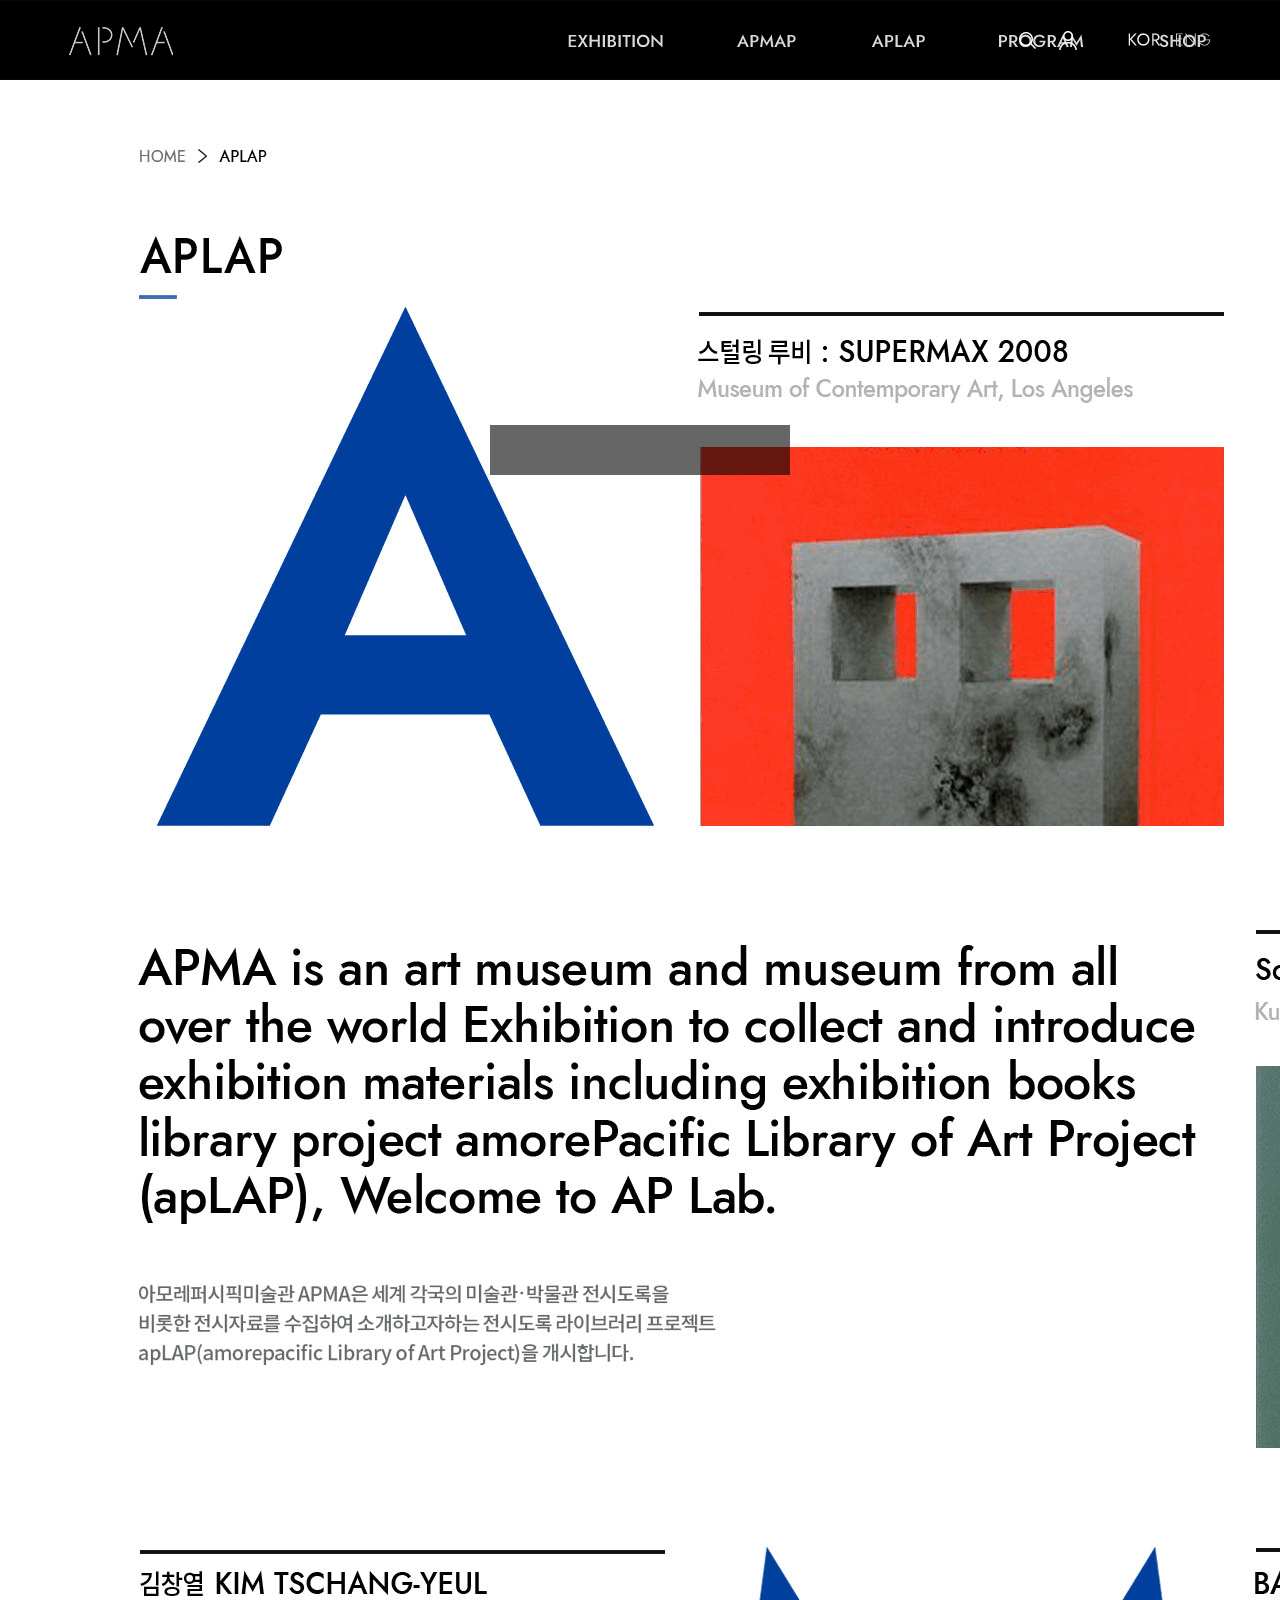
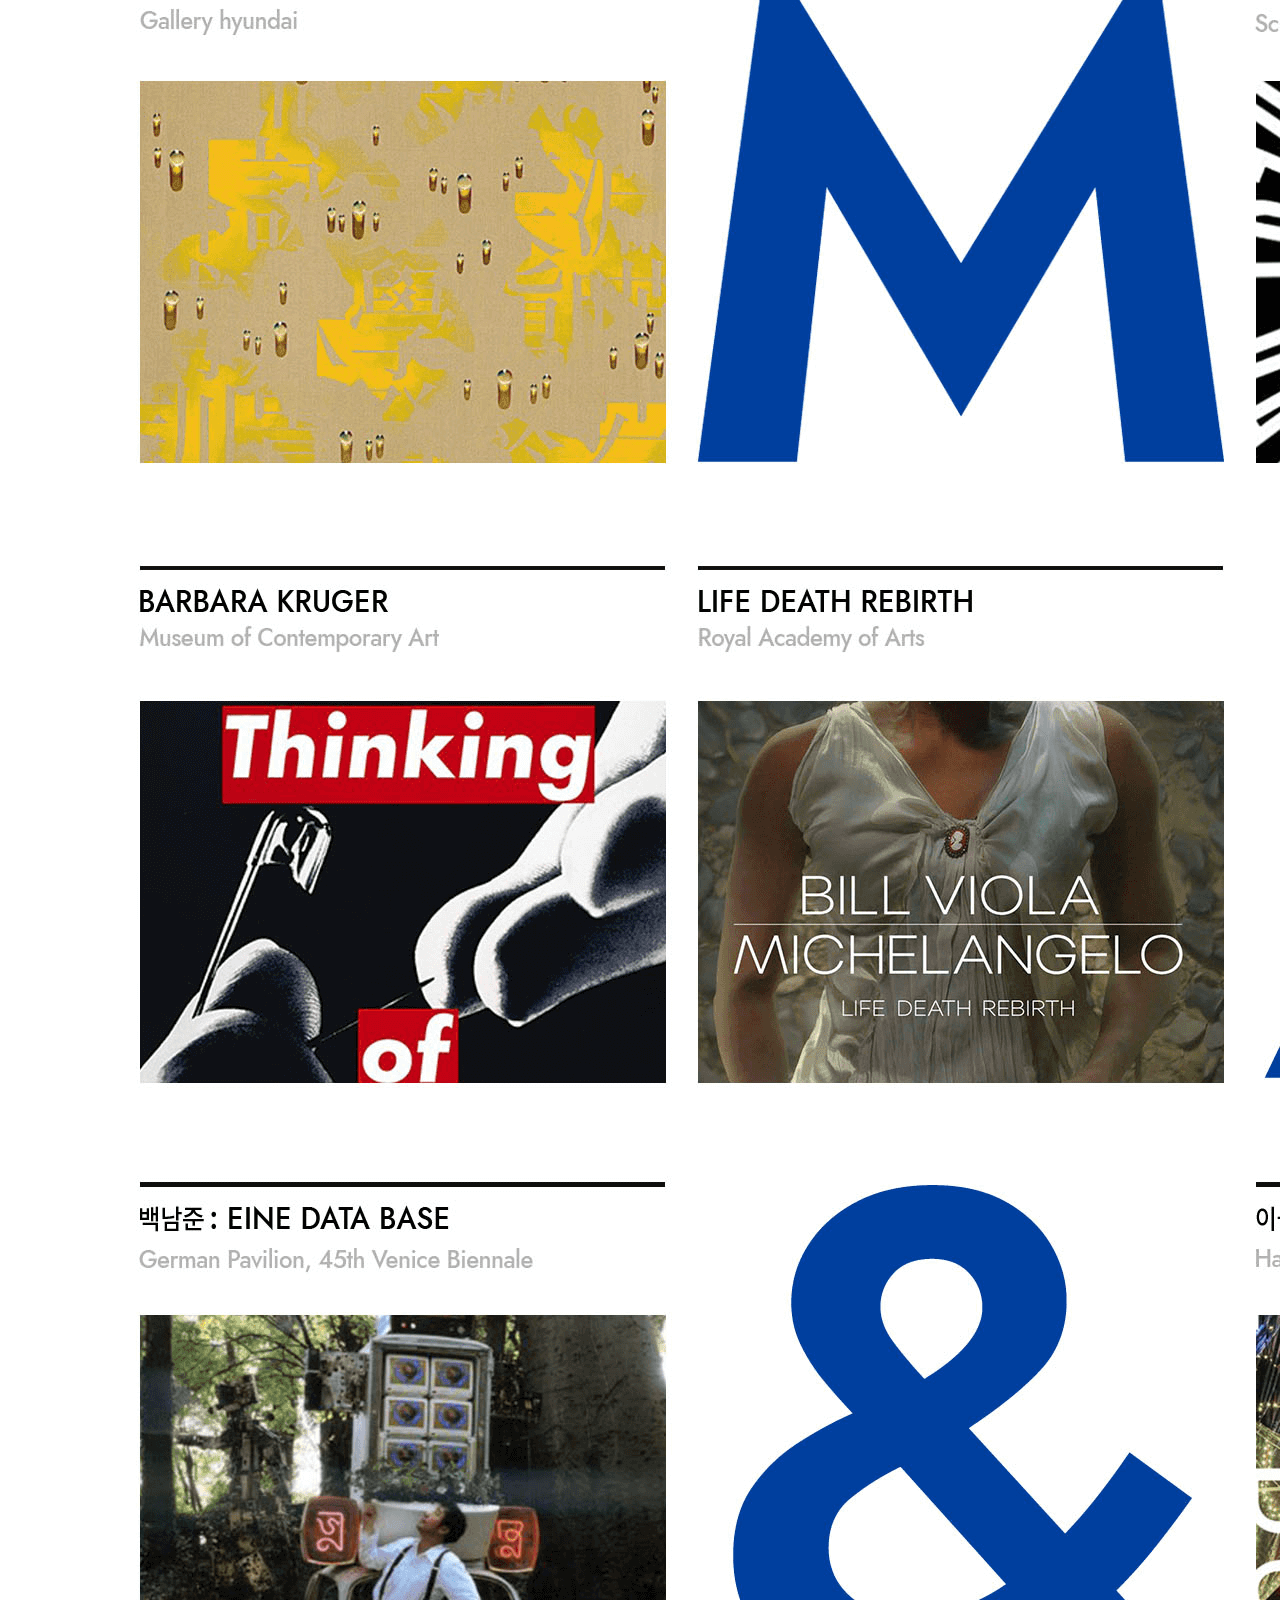
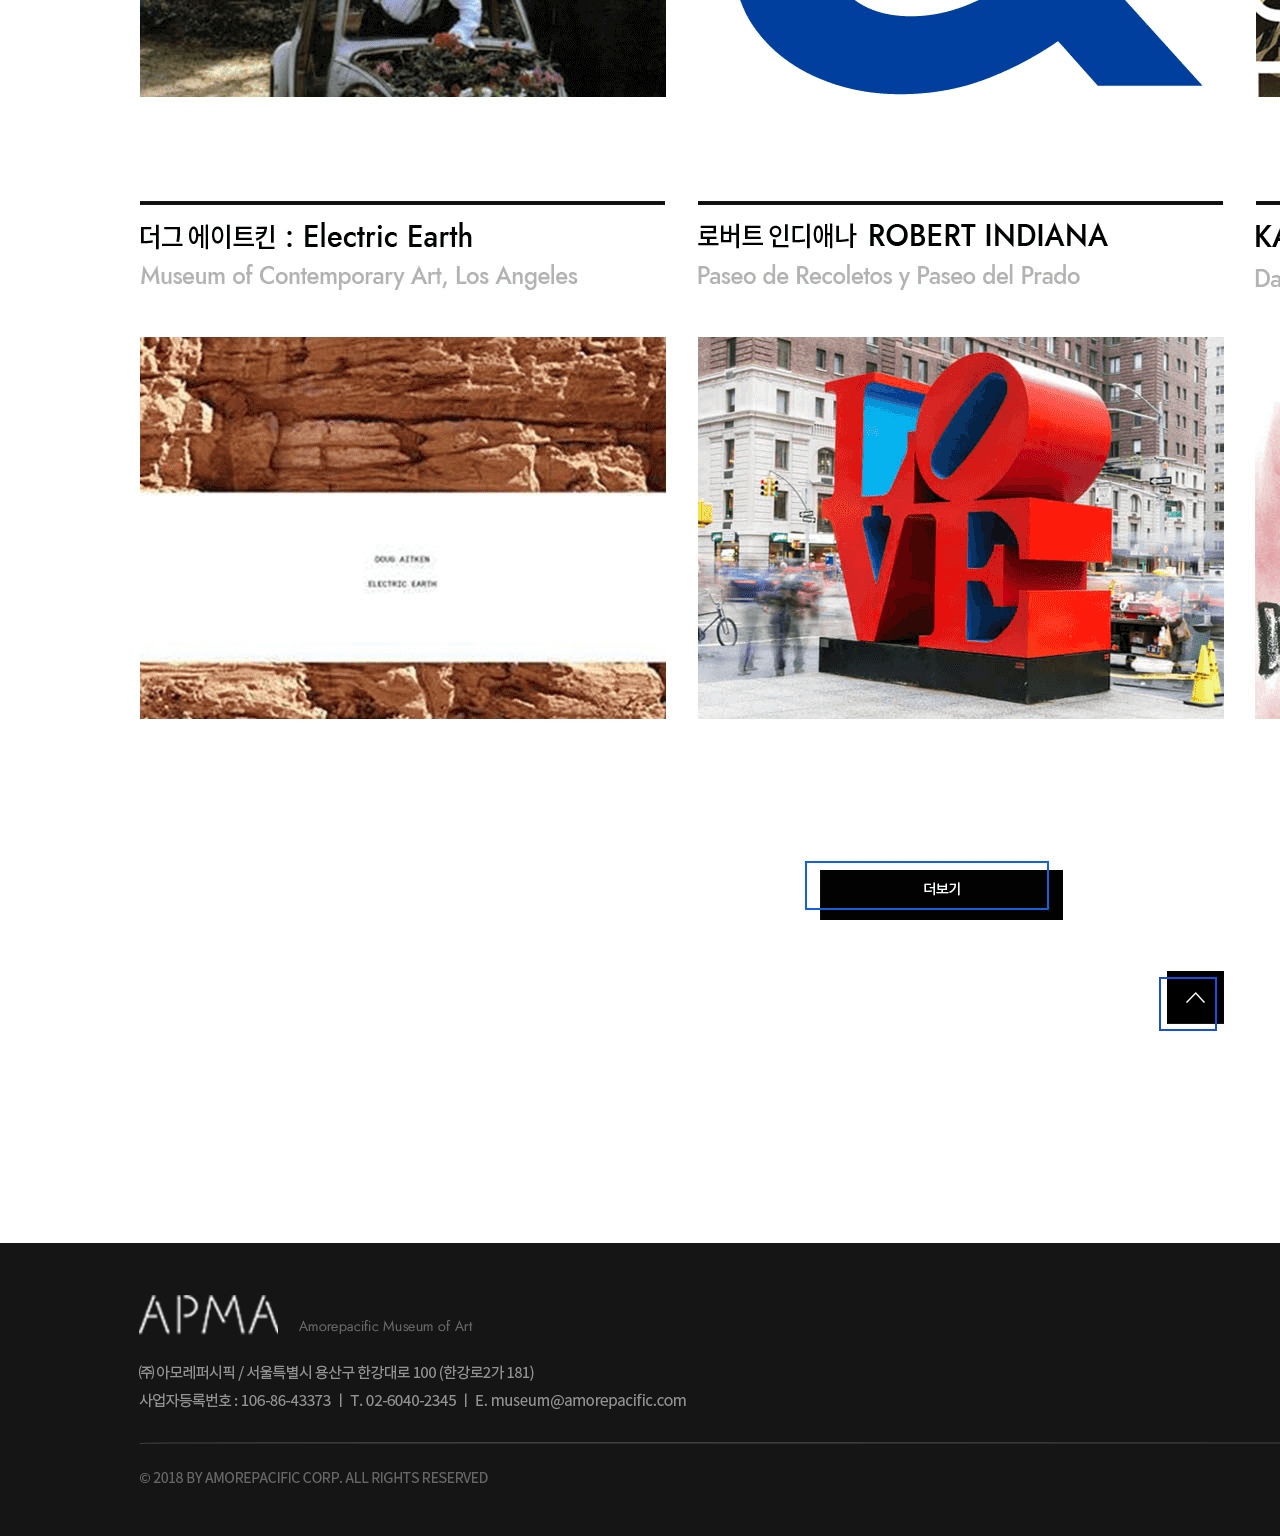
<file: aplap.html>
<!DOCTYPE html>
<html lang="en">
<head>
    <meta charset="UTF-8">
    <title>Title</title>
    <link rel="stylesheet" href="css/plugin/reset.css">
    <link rel="stylesheet" href="css/plugin/common.css">
    <link rel="stylesheet" href="css/plugin/slick.css">
    <link rel="stylesheet" href="css/style04.css">

    <script src="js/plugin/jquery-1.8.1.min.js"></script>
    <script src="js/plugin/slick.min.js"></script>
    <script src="js/plugin/easing.js"></script>
</head>
<body>

<div class="posNum"></div>

<div class=top_button onclick="window.scrollTo(0,0);">
    <img src="main01/button.png" alt=""></div>

<section id="container">

    <div class="aplap">
        <img src="aplap/aplap.png" alt="">
    </div>

    <div class="nav_bg">
        <img src="exhibition/nav_bg.png" alt="">
    </div>

    <div class="main_logo">
        <div><a href="index.html">
            <img src="main01/logo.png" alt=""></a> </div>
    </div>

    <div class="top_nav">
        <div class="exhibition"><a href="exhibition.html">
            <img src="main01/nav01.png" alt=""></a></div>
        <div class="apmap"><a href="apmap.html">
            <img src="main01/nav02.png" alt=""></a></div>
        <div class="edition"><a href="aplap.html">
            <img src="main01/nav03.png" alt=""></a></div>
        <div class="program">
            <img src="main01/nav04.png" alt=""></div>
        <div class="shop"><a href="shop.html">
            <img src="main01/nav05.png" alt=""></a></div>
        <div class="info">
            <img src="main01/nav06.png" alt=""></div>
    </div>

    <div class="icon">
        <div><img src="main01/icon.png" alt=""></div>
    </div>

    <section id="section08">
        <div class="footer"><img src="main07/footer.png" alt=""></div>
        <div class="logo"><a href="index.html">
            <img src="main07/logo.png" alt=""></a></div>
        <div class="icon">
            <div> <a href="https://www.youtube.com/channel/UC92a5k1eh5swf3OjiH-bLog"><img src="main07/you.png" alt=""></a></div>
            <div> <a href="https://www.instagram.com/amorepacificmuseum/?hl=en"><img src="main07/insta.png" alt=""></a></div>
            <div> <a href="https://m.facebook.com/%EC%95%84%EB%AA%A8%EB%A0%88%ED%8D%BC%EC%8B%9C%ED%94%BD%EB%AF%B8%EC%88%A0%EA%B4%80-342457593073532/?__nodl&refsrc=deprecated&ref=external%3Awww.google.com&_rdr"><img src="main07/face.png" alt=""></a></div>
        </div>
        <div class="button">
            <div> <a href="https://www.apgroup.com/int/ko/">
                <img src="main07/go.png" alt=""></a></div>
            <div> <img src="main07/arrow.png" alt=""></div>
        </div>

        <div class="line">
            <div> <img src="main07/line.png" alt=""></div>
        </div>

    </section>






</section>

</body>
</html>
</file>
<file: css/plugin/common.css>
#container {
    width: 100vw;
    height: 100vh;
    position: relative;
    z-index: 10;
    /*overflow: hidden;*/
    /*background: black;*/
}


.scroll-content > section{
    width: 100vw;
    height: 100vh;
    position: relative;
    overflow: hidden;
}


.scroll-content > section:nth-child(even){
    /*background: red;*/
}



.startPoint{
    width: 50px;
    height: 50px;
    position: fixed;
    right: 56px;
    bottom: 100px;
    z-index: 899998989;
    background: black;
    border: none;
    outline: none;
    cursor: pointer;

}


.posNum {
    position: fixed;
    left: 50%;
    top: 50%;
    width: 300px;
    height: 50px;
    margin: -25px 0 0 -150px;
    background: rgba(0,0,0,0.6);
    color: #fff;
    font-size: 20px;
    font-weight: bold;
    text-align: center;
    line-height: 50px;
    z-index: 9999;
}
</file>
<file: css/style04.css>
.nav_bg{
    position: absolute;
}

.aplap{
    position: absolute;
    width: 100vw;
}

.main_logo{
    position: absolute;
    left: 69px;
    top: 27px;
    z-index: 999;
    display: flex;
}

.top_button {
    background: transparent;
    z-index: 999;
    position: absolute;
    right:56px;
    top:4171px;
    cursor:pointer;
}

.top_nav {
    position: absolute;
    left: 568px;
    top: 34px;
    z-index: 999;
    display: flex;
    justify-content: space-between;
    width: 752px;
    height: 14px;
}

.top_nav .exhibition::after {
    padding-bottom: 4px;
    display:block;
    content: '';
    border-bottom: solid 2px #fff;
    transform-origin: left;
    position: absolute;
    width: 13%;
    transform: scaleX(0);/*크기를 0으로 줌으로써 평상시엔 밑줄 없음*/
    transition: transform 300ms ease-in-out; /*변형 방식*/
}

.top_nav .exhibition:hover::after {
    transform: scaleX(1);/*a 속성에 hover시 after를 기존 크기로 변경*/
}

.top_nav .apmap::after {
    padding-bottom: 4px;
    display:block;
    content: '';
    border-bottom: solid 2px #fff;
    transform-origin: left;
    position: absolute;
    width: 8%;
    transform: scaleX(0);/*크기를 0으로 줌으로써 평상시엔 밑줄 없음*/
    transition: transform 300ms ease-in-out; /*변형 방식*/
}

.top_nav .apmap:hover::after {
    transform: scaleX(1);/*a 속성에 hover시 after를 기존 크기로 변경*/
}

.top_nav .aplap::after {
    padding-bottom: 4px;
    display:block;
    content: '';
    border-bottom: solid 2px #fff;
    transform-origin: left;
    position: absolute;
    width: 7%;
    transform: scaleX(0);/*크기를 0으로 줌으로써 평상시엔 밑줄 없음*/
    transition: transform 300ms ease-in-out; /*변형 방식*/
}

.top_nav .aplap:hover::after {
    transform: scaleX(1);/*a 속성에 hover시 after를 기존 크기로 변경*/
}

.top_nav .program::after {
    padding-bottom: 4px;
    display:block;
    content: '';
    border-bottom: solid 2px #fff;
    transform-origin: left;
    position: absolute;
    width: 11%;
    transform: scaleX(0);/*크기를 0으로 줌으로써 평상시엔 밑줄 없음*/
    transition: transform 300ms ease-in-out; /*변형 방식*/
}

.top_nav .program:hover::after {
    transform: scaleX(1);/*a 속성에 hover시 after를 기존 크기로 변경*/
}

.top_nav .shop::after {
    padding-bottom: 4px;
    display:block;
    content: '';
    border-bottom: solid 2px #fff;
    transform-origin: left;
    position: absolute;
    width: 6.5%;
    transform: scaleX(0);/*크기를 0으로 줌으로써 평상시엔 밑줄 없음*/
    transition: transform 300ms ease-in-out; /*변형 방식*/
}

.top_nav .shop:hover::after {
    transform: scaleX(1);/*a 속성에 hover시 after를 기존 크기로 변경*/
}

.top_nav .info::after {
    padding-bottom: 4px;
    display:block;
    content: '';
    border-bottom: solid 2px #fff;
    transform-origin: left;
    position: absolute;
    width: 5.5%;
    transform: scaleX(0);/*크기를 0으로 줌으로써 평상시엔 밑줄 없음*/
    transition: transform 300ms ease-in-out; /*변형 방식*/
}

.top_nav .info:hover::after {
    transform: scaleX(1);/*a 속성에 hover시 after를 기존 크기로 변경*/
}


.icon {
    position: absolute;
    right: 69px;
    top: 31px;
    z-index: 999;
}


#section08 {
    position: absolute;
    width: 1920px;
    height: 293px;
    top: 4443px;
}
#section08 .footer {
    position: absolute;
}
#section08 .logo {
    position: absolute;
    top: 52px;
    left:139px;
}

#section08 .icon {
    position: absolute;
    width:105px;
    height: 19px;
    top: 69px;
    right:136px;
    display: flex;
    justify-content: space-between;
}

#section08 .button {
    position: absolute;
    top: 140px;
    right:136px;
    width:57px;
    height: 10px;
}

#section08 .button > div:nth-child(1){
    position: absolute;
    right:0;
}

#section08 .button > div:nth-child(2){
    position: absolute;
    top: 2px;
    left:0;
}
#section08 .line {
    position: absolute;
    top: 163px;
    right: 179px;

}
</file>
